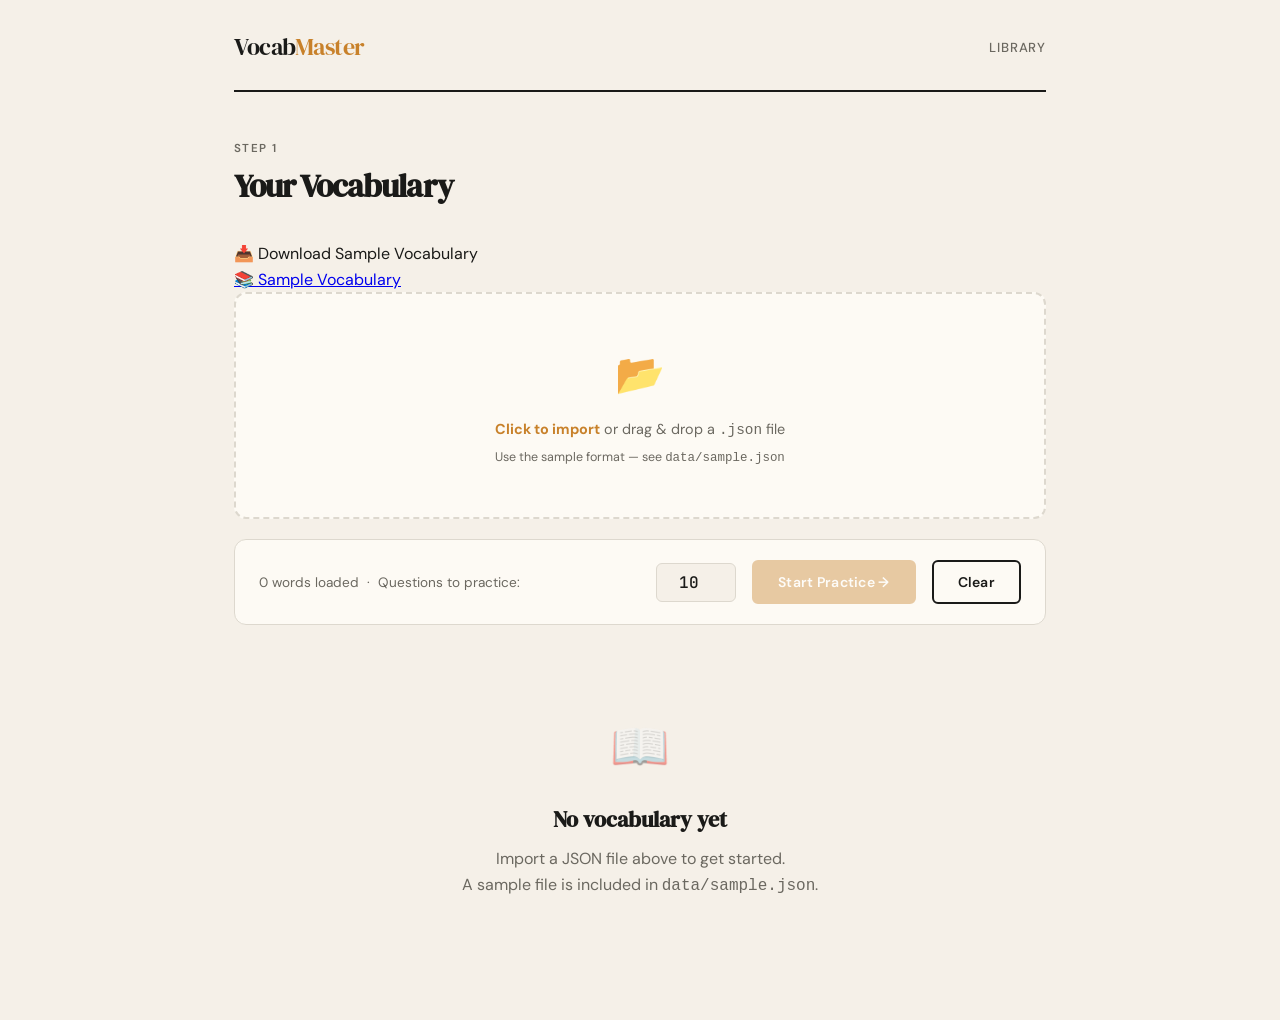
<file: index.html>
<!DOCTYPE html>
<html lang="en">
<head>
  <meta charset="UTF-8" />
  <meta name="viewport" content="width=device-width, initial-scale=1.0" />
  <title>VocabMaster — Vocabulary</title>
  <link rel="stylesheet" href="css/style.css" />
</head>
<body>

<div class="app-wrapper">

  <!-- ── Header ─────────────────────────────────────────────── -->
  <header class="app-header fade-in">
    <a href="index.html" class="app-logo">Vocab<span>Master</span></a>
    <nav>
      <a href="index.html" class="nav-link">Library</a>
    </nav>
  </header>

  <!-- ── Page Title ─────────────────────────────────────────── -->
  <div class="slide-up" style="margin-bottom: 36px;">
    <p class="section-label">Step 1</p>
    <h1 class="section-title">Your Vocabulary</h1>
  </div>

  <!-- ── Download Section ───────────────────────────────────── -->
  <div class="download-section slide-up" style="animation-delay:.03s">
    <p class="download-label">📥 Download Sample Vocabulary</p>
    <div class="download-list">
      <a class="download-link" href="data/filtered_vocab.json" download>
        <span>📚</span> Sample Vocabulary
      </a>
    </div>
  </div>

  <!-- ── Upload Zone ────────────────────────────────────────── -->
  <div class="upload-zone slide-up" id="uploadZone" style="animation-delay:.05s">
    <input type="file" id="fileInput" accept=".json" />
    <span class="upload-icon">📂</span>
    <p><strong>Click to import</strong> or drag &amp; drop a <code>.json</code> file</p>
    <p style="margin-top:6px; font-size: 0.78rem;">Use the sample format — see <code>data/sample.json</code></p>
  </div>

  <!-- ── Practice Controls ──────────────────────────────────── -->
  <div class="practice-controls slide-up" style="animation-delay:.1s">
    <div class="count-label">
      <span id="wordCount">0 words loaded</span>
      &nbsp;·&nbsp; Questions to practice:
    </div>
    <input
      type="number"
      id="countInput"
      class="count-input"
      value="10"
      min="1"
      max="999"
      title="Number of questions"
    />
    <button id="startBtn" class="btn btn-accent" disabled>
      Start Practice →
    </button>
    <button id="clearBtn" class="btn btn-outline" title="Remove all vocabulary">
      Clear
    </button>
  </div>

  <!-- ── Empty State ────────────────────────────────────────── -->
  <div id="emptyState" class="empty-state fade-in">
    <span class="empty-icon">📖</span>
    <h3>No vocabulary yet</h3>
    <p>Import a JSON file above to get started.<br>
       A sample file is included in <code>data/sample.json</code>.</p>
  </div>

  <!-- ── Vocabulary Table ───────────────────────────────────── -->
  <div id="tableWrap" class="vocab-table-wrap hidden">
    <table class="vocab-table">
      <thead>
        <tr>
          <th>Word</th>
          <th>Part of Speech</th>
          <th>Meaning (Vietnamese)</th>
        </tr>
      </thead>
      <tbody id="vocabTbody"></tbody>
    </table>
  </div>

  <!-- Footer spacer -->
  <div style="height: 60px;"></div>

</div><!-- /app-wrapper -->

<!-- Scripts: order matters — storage and app must load before vocab -->
<script src="js/storage.js"></script>
<script src="js/app.js"></script>
<script src="js/vocab.js"></script>
</body>
</html>
</file>
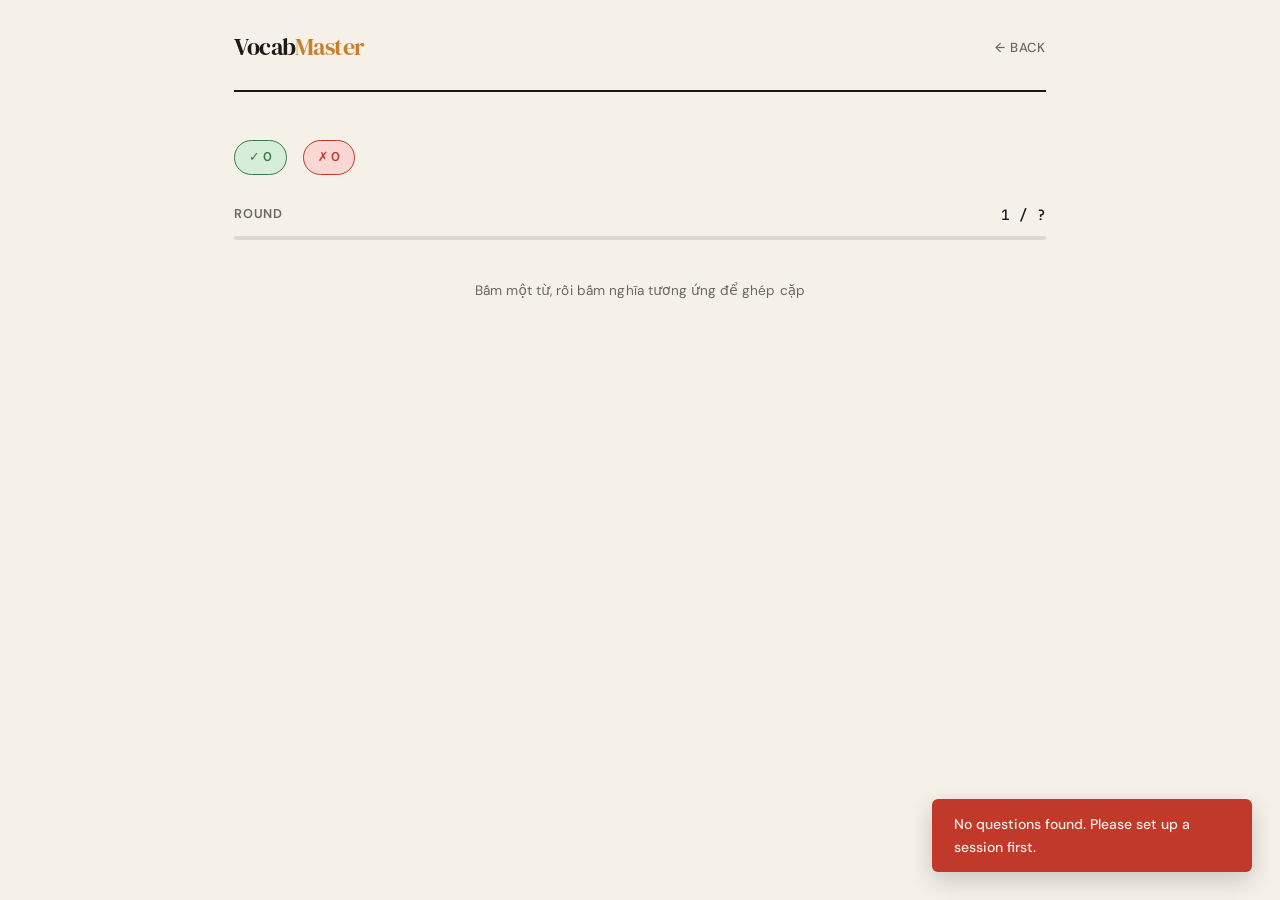
<file: practice.html>
<!DOCTYPE html>
<html lang="en">
<head>
  <meta charset="UTF-8" />
  <meta name="viewport" content="width=device-width, initial-scale=1.0" />
  <title>VocabMaster — Practice</title>
  <link rel="stylesheet" href="css/style.css" />
</head>
<body>

<div class="app-wrapper">

  <!-- ── Header ─────────────────────────────────────────────── -->
  <header class="app-header fade-in">
    <a href="index.html" class="app-logo">Vocab<span>Master</span></a>
    <a href="index.html" class="nav-link">← Back</a>
  </header>

  <!-- ── Score Strip ────────────────────────────────────────── -->
  <div class="score-strip fade-in">
    <div class="score-chip correct-chip" id="correctChip">✓ 0</div>
    <div class="score-chip wrong-chip"   id="wrongChip">✗ 0</div>
  </div>

  <!-- ── Progress Bar ───────────────────────────────────────── -->
  <div class="progress-header">
    <span class="progress-label">Round</span>
    <span class="progress-count" id="progressCount">1 / ?</span>
  </div>
  <div class="progress-bar-track">
    <div class="progress-bar-fill" id="progressFill" style="width: 0%"></div>
  </div>

  <!-- ── Instruction ────────────────────────────────────────── -->
  <p class="match-instruction" id="matchInstruction">
    Bấm một từ, rồi bấm nghĩa tương ứng để ghép cặp
  </p>

  <!-- ── Matching Grid ──────────────────────────────────────── -->
  <div class="match-arena" id="matchArena">
    <div class="match-col" id="colWords">
      <!-- Word cards -->
    </div>
    <div class="match-col" id="colMeanings">
      <!-- Meaning cards -->
    </div>
  </div>

  <!-- ── Feedback Bar ───────────────────────────────────────── -->
  <div class="feedback-bar hidden" id="feedback"></div>

  <!-- ── Next Round Button ──────────────────────────────────── -->
  <div style="text-align: right; margin-top: 24px;">
    <button id="nextBtn" class="btn btn-primary hidden">Next Round →</button>
  </div>

  <div style="height: 60px;"></div>

</div>

<script src="js/storage.js"></script>
<script src="js/app.js"></script>
<script src="js/practice.js"></script>
</body>
</html>
</file>
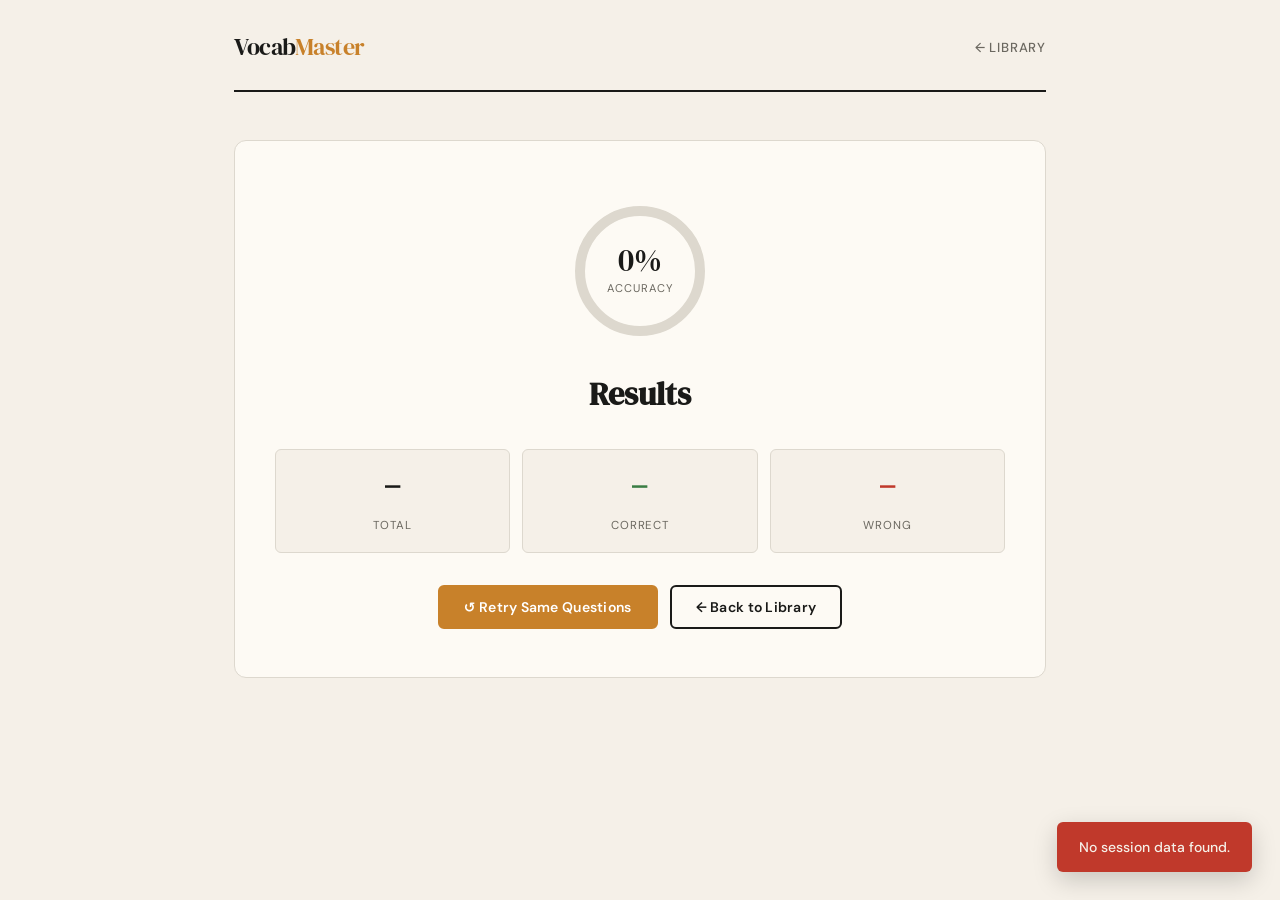
<file: result.html>
<!DOCTYPE html>
<html lang="en">
<head>
  <meta charset="UTF-8" />
  <meta name="viewport" content="width=device-width, initial-scale=1.0" />
  <title>VocabMaster — Results</title>
  <link rel="stylesheet" href="css/style.css" />
</head>
<body>

<div class="app-wrapper">

  <!-- ── Header ─────────────────────────────────────────────── -->
  <header class="app-header fade-in">
    <a href="index.html" class="app-logo">Vocab<span>Master</span></a>
    <a href="index.html" class="nav-link">← Library</a>
  </header>

  <!-- ── Result Hero Card ───────────────────────────────────── -->
  <div class="result-hero">

    <!-- SVG accuracy ring (animated by result.js) -->
    <div class="result-score-ring">
      <svg viewBox="0 0 140 140" xmlns="http://www.w3.org/2000/svg">
        <circle class="ring-bg"   cx="70" cy="70" r="60"/>
        <circle class="ring-fill" id="ringFill" cx="70" cy="70" r="60"
                stroke-dasharray="377" stroke-dashoffset="377"/>
      </svg>
      <div class="ring-label">
        <span class="ring-pct" id="ringPct">0%</span>
        <span class="ring-sub">accuracy</span>
      </div>
    </div>

    <h2 class="result-headline" id="resultHeadline">Results</h2>
    <p  class="result-sub"      id="resultSub"></p>

    <!-- Stat boxes -->
    <div class="result-stats">
      <div class="stat-box">
        <span class="stat-num" id="statTotal">—</span>
        <span class="stat-lbl">Total</span>
      </div>
      <div class="stat-box">
        <span class="stat-num" id="statCorrect" style="color: var(--success)">—</span>
        <span class="stat-lbl">Correct</span>
      </div>
      <div class="stat-box">
        <span class="stat-num" id="statWrong" style="color: var(--danger)">—</span>
        <span class="stat-lbl">Wrong</span>
      </div>
    </div>

    <!-- Action buttons -->
    <div class="result-actions">
      <button id="retryBtn" class="btn btn-accent">↺ Retry Same Questions</button>
      <button id="homeBtn"  class="btn btn-outline">← Back to Library</button>
    </div>

  </div>

  <!-- ── Wrong Answers Section ──────────────────────────────── -->
  <div id="wrongSection" class="hidden">
    <h3 class="wrong-list-title">Words to review</h3>
    <div id="wrongList">
      <!-- Populated by result.js -->
    </div>
  </div>

  <div style="height: 60px;"></div>

</div><!-- /app-wrapper -->

<script src="js/storage.js"></script>
<script src="js/app.js"></script>
<script src="js/result.js"></script>
</body>
</html>
</file>
<file: css/style.css>
/* ============================================================
   VOCAB MASTER — Global Stylesheet
   Aesthetic: Editorial / Typographic / Japanese-minimal
   Palette: Off-white, ink black, warm amber accent
   ============================================================ */

@import url('https://fonts.googleapis.com/css2?family=DM+Serif+Display:ital@0;1&family=DM+Sans:wght@300;400;500;600&family=JetBrains+Mono:wght@400;500&display=swap');

/* ── CSS Variables ─────────────────────────────────────────── */
:root {
  --bg:          #F5F0E8;
  --bg-card:     #FDFAF4;
  --ink:         #1A1A18;
  --ink-muted:   #6B6860;
  --accent:      #C8812A;
  --accent-dark: #A06520;
  --accent-pale: #F5E5CC;
  --success:     #3A7D44;
  --success-pale:#D6EDDA;
  --danger:      #C0392B;
  --danger-pale: #FAD7D3;
  --border:      #DDD8CE;
  --shadow:      rgba(26,26,24,0.08);

  --font-display: 'DM Serif Display', Georgia, serif;
  --font-body:    'DM Sans', system-ui, sans-serif;
  --font-mono:    'JetBrains Mono', monospace;

  --radius:      6px;
  --radius-lg:   12px;
  --transition:  0.22s ease;
}

/* ── Reset & Base ──────────────────────────────────────────── */
*, *::before, *::after { box-sizing: border-box; margin: 0; padding: 0; }

html { font-size: 16px; scroll-behavior: smooth; }

body {
  background-color: var(--bg);
  color: var(--ink);
  font-family: var(--font-body);
  font-weight: 400;
  line-height: 1.6;
  min-height: 100vh;
  -webkit-font-smoothing: antialiased;
}

/* ── Utility ───────────────────────────────────────────────── */
.hidden { display: none !important; }

.fade-in {
  animation: fadeIn 0.4s ease forwards;
}

.slide-up {
  animation: slideUp 0.35s ease forwards;
}

@keyframes fadeIn {
  from { opacity: 0; }
  to   { opacity: 1; }
}

@keyframes slideUp {
  from { opacity: 0; transform: translateY(16px); }
  to   { opacity: 1; transform: translateY(0); }
}

/* ── Layout ────────────────────────────────────────────────── */
.app-wrapper {
  max-width: 860px;
  margin: 0 auto;
  padding: 0 24px;
}

/* ── Header / Nav ──────────────────────────────────────────── */
.app-header {
  display: flex;
  align-items: center;
  justify-content: space-between;
  padding: 28px 0 24px;
  border-bottom: 2px solid var(--ink);
  margin-bottom: 48px;
}

.app-logo {
  font-family: var(--font-display);
  font-size: 1.5rem;
  color: var(--ink);
  text-decoration: none;
  letter-spacing: -0.02em;
}

.app-logo span {
  color: var(--accent);
}

.nav-link {
  font-size: 0.82rem;
  font-weight: 500;
  letter-spacing: 0.06em;
  text-transform: uppercase;
  color: var(--ink-muted);
  text-decoration: none;
  transition: color var(--transition);
}

.nav-link:hover { color: var(--accent); }

/* ── Buttons ───────────────────────────────────────────────── */
.btn {
  display: inline-flex;
  align-items: center;
  gap: 8px;
  padding: 11px 24px;
  font-family: var(--font-body);
  font-size: 0.875rem;
  font-weight: 600;
  letter-spacing: 0.02em;
  border: 2px solid transparent;
  border-radius: var(--radius);
  cursor: pointer;
  text-decoration: none;
  transition: background var(--transition), color var(--transition),
              border-color var(--transition), transform var(--transition),
              box-shadow var(--transition);
  position: relative;
  overflow: hidden;
}

.btn:active { transform: translateY(1px); }

/* Primary */
.btn-primary {
  background: var(--ink);
  color: var(--bg);
  border-color: var(--ink);
}
.btn-primary:hover {
  background: var(--accent);
  border-color: var(--accent);
  box-shadow: 0 4px 16px rgba(200,129,42,0.3);
}

/* Outline */
.btn-outline {
  background: transparent;
  color: var(--ink);
  border-color: var(--ink);
}
.btn-outline:hover {
  background: var(--ink);
  color: var(--bg);
}

/* Accent */
.btn-accent {
  background: var(--accent);
  color: #fff;
  border-color: var(--accent);
}
.btn-accent:hover {
  background: var(--accent-dark);
  border-color: var(--accent-dark);
  box-shadow: 0 4px 16px rgba(200,129,42,0.35);
}

.btn:disabled {
  opacity: 0.4;
  cursor: not-allowed;
  pointer-events: none;
}

/* ── Cards ─────────────────────────────────────────────────── */
.card {
  background: var(--bg-card);
  border: 1.5px solid var(--border);
  border-radius: var(--radius-lg);
  padding: 28px;
}

/* ── Page Section Titles ───────────────────────────────────── */
.section-label {
  font-size: 0.72rem;
  font-weight: 600;
  letter-spacing: 0.12em;
  text-transform: uppercase;
  color: var(--ink-muted);
  margin-bottom: 8px;
}

.section-title {
  font-family: var(--font-display);
  font-size: 2rem;
  letter-spacing: -0.03em;
  line-height: 1.2;
  margin-bottom: 24px;
}

/* ── Upload Zone ───────────────────────────────────────────── */
.upload-zone {
  display: block;
  width: 100%;
  border: 2px dashed var(--border);
  border-radius: var(--radius-lg);
  padding: 48px 40px;
  text-align: center;
  cursor: pointer;
  transition: border-color var(--transition), background var(--transition);
  background: var(--bg-card);
  box-sizing: border-box;
}

.upload-zone:hover,
.upload-zone.drag-over {
  border-color: var(--accent);
  background: var(--accent-pale);
}

.upload-zone input[type="file"] {
  display: none;
}

.upload-icon {
  font-size: 2.5rem;
  margin-bottom: 12px;
  display: block;
}

.upload-zone p {
  color: var(--ink-muted);
  font-size: 0.9rem;
}

.upload-zone strong {
  color: var(--accent);
  cursor: pointer;
}

/* ── Vocab Table ───────────────────────────────────────────── */
.vocab-table-wrap {
  overflow-x: auto;
  border-radius: var(--radius-lg);
  border: 1.5px solid var(--border);
}

.vocab-table {
  width: 100%;
  border-collapse: collapse;
  font-size: 0.9rem;
}

.vocab-table th {
  background: var(--ink);
  color: var(--bg);
  padding: 12px 18px;
  text-align: left;
  font-size: 0.72rem;
  font-weight: 600;
  letter-spacing: 0.08em;
  text-transform: uppercase;
}

.vocab-table td {
  padding: 13px 18px;
  border-bottom: 1px solid var(--border);
  vertical-align: middle;
}

.vocab-table tr:last-child td { border-bottom: none; }

.vocab-table tr:hover td { background: var(--accent-pale); }

.word-cell {
  font-family: var(--font-display);
  font-size: 1.05rem;
  color: var(--ink);
}

.pos-badge {
  display: inline-block;
  padding: 3px 10px;
  border-radius: 99px;
  font-size: 0.72rem;
  font-weight: 600;
  letter-spacing: 0.04em;
  background: var(--accent-pale);
  color: var(--accent-dark);
}

.meaning-cell {
  font-family: var(--font-mono);
  font-size: 0.82rem;
  color: var(--ink-muted);
}

/* ── Upload + Controls spacing ─────────────────────────────── */
.upload-zone + .practice-controls,
.upload-zone {
  margin-bottom: 20px;
}

/* ── Practice Controls ─────────────────────────────────────── */
.practice-controls {
  display: flex;
  align-items: center;
  gap: 16px;
  flex-wrap: wrap;
  padding: 20px 24px;
  background: var(--bg-card);
  border: 1.5px solid var(--border);
  border-radius: var(--radius-lg);
  margin-bottom: 32px;
}

.count-label {
  font-size: 0.85rem;
  color: var(--ink-muted);
  flex: 1;
  min-width: 140px;
}

.count-input {
  width: 80px;
  padding: 8px 12px;
  border: 1.5px solid var(--border);
  border-radius: var(--radius);
  font-family: var(--font-mono);
  font-size: 1rem;
  font-weight: 500;
  text-align: center;
  background: var(--bg);
  color: var(--ink);
  transition: border-color var(--transition);
}

.count-input:focus {
  outline: none;
  border-color: var(--accent);
}

/* ── Progress Bar ──────────────────────────────────────────── */
.progress-header {
  display: flex;
  align-items: center;
  justify-content: space-between;
  margin-bottom: 10px;
}

.progress-label {
  font-size: 0.8rem;
  font-weight: 600;
  letter-spacing: 0.06em;
  text-transform: uppercase;
  color: var(--ink-muted);
}

.progress-count {
  font-family: var(--font-mono);
  font-size: 0.9rem;
  color: var(--ink);
  font-weight: 500;
}

.progress-bar-track {
  height: 4px;
  background: var(--border);
  border-radius: 99px;
  overflow: hidden;
  margin-bottom: 40px;
}

.progress-bar-fill {
  height: 100%;
  background: var(--accent);
  border-radius: 99px;
  transition: width 0.4s ease;
}

/* ── Question Card ─────────────────────────────────────────── */
.question-card {
  background: var(--bg-card);
  border: 1.5px solid var(--border);
  border-radius: var(--radius-lg);
  padding: 40px;
  margin-bottom: 32px;
  animation: slideUp 0.35s ease;
}

.question-word-hint {
  font-size: 0.75rem;
  font-weight: 600;
  letter-spacing: 0.1em;
  text-transform: uppercase;
  color: var(--ink-muted);
  margin-bottom: 6px;
}

.question-sentence {
  font-family: var(--font-display);
  font-size: 1.45rem;
  line-height: 1.5;
  color: var(--ink);
  letter-spacing: -0.01em;
}

.question-blank {
  display: inline-block;
  min-width: 100px;
  border-bottom: 3px solid var(--accent);
  color: var(--accent);
  font-style: italic;
  padding: 0 4px;
}

/* ── MCQ Options ───────────────────────────────────────────── */
.options-grid {
  display: grid;
  grid-template-columns: 1fr 1fr;
  gap: 12px;
}

.option-btn {
  display: block;
  width: 100%;
  padding: 16px 20px;
  text-align: left;
  background: var(--bg);
  border: 1.5px solid var(--border);
  border-radius: var(--radius);
  font-family: var(--font-body);
  font-size: 0.95rem;
  font-weight: 500;
  color: var(--ink);
  cursor: pointer;
  transition: border-color var(--transition), background var(--transition),
              transform var(--transition);
  position: relative;
}

.option-btn:hover:not(:disabled) {
  border-color: var(--accent);
  background: var(--accent-pale);
  transform: translateY(-2px);
}

.option-btn.correct {
  background: var(--success-pale);
  border-color: var(--success);
  color: var(--success);
}

.option-btn.wrong {
  background: var(--danger-pale);
  border-color: var(--danger);
  color: var(--danger);
}

.option-btn:disabled { cursor: default; }

/* ── Feedback Bar ──────────────────────────────────────────── */
.feedback-bar {
  padding: 14px 20px;
  border-radius: var(--radius);
  font-weight: 600;
  font-size: 0.9rem;
  margin-top: 20px;
  animation: fadeIn 0.25s ease;
}

.feedback-bar.correct {
  background: var(--success-pale);
  color: var(--success);
}

.feedback-bar.wrong {
  background: var(--danger-pale);
  color: var(--danger);
}

/* ── Stats (Scoreboard during practice) ────────────────────── */
.score-strip {
  display: flex;
  gap: 16px;
  margin-bottom: 28px;
  flex-wrap: wrap;
}

.score-chip {
  display: flex;
  align-items: center;
  gap: 6px;
  padding: 6px 14px;
  border-radius: 99px;
  font-size: 0.8rem;
  font-weight: 600;
  border: 1.5px solid;
}

.score-chip.correct-chip {
  background: var(--success-pale);
  border-color: var(--success);
  color: var(--success);
}

.score-chip.wrong-chip {
  background: var(--danger-pale);
  border-color: var(--danger);
  color: var(--danger);
}

/* ── Result Screen ─────────────────────────────────────────── */
.result-hero {
  text-align: center;
  padding: 60px 40px 48px;
  background: var(--bg-card);
  border: 1.5px solid var(--border);
  border-radius: var(--radius-lg);
  margin-bottom: 32px;
  animation: slideUp 0.4s ease;
}

.result-score-ring {
  width: 140px;
  height: 140px;
  margin: 0 auto 28px;
  position: relative;
}

.result-score-ring svg {
  transform: rotate(-90deg);
  width: 140px;
  height: 140px;
}

.result-score-ring .ring-bg {
  fill: none;
  stroke: var(--border);
  stroke-width: 10;
}

.result-score-ring .ring-fill {
  fill: none;
  stroke: var(--accent);
  stroke-width: 10;
  stroke-linecap: round;
  stroke-dasharray: 377;
  stroke-dashoffset: 377;
  transition: stroke-dashoffset 1s ease;
}

.ring-label {
  position: absolute;
  inset: 0;
  display: flex;
  flex-direction: column;
  align-items: center;
  justify-content: center;
}

.ring-pct {
  font-family: var(--font-display);
  font-size: 2rem;
  line-height: 1;
  color: var(--ink);
}

.ring-sub {
  font-size: 0.7rem;
  letter-spacing: 0.08em;
  color: var(--ink-muted);
  text-transform: uppercase;
  margin-top: 4px;
}

.result-headline {
  font-family: var(--font-display);
  font-size: 2rem;
  color: var(--ink);
  margin-bottom: 8px;
}

.result-sub {
  color: var(--ink-muted);
  font-size: 0.9rem;
}

.result-stats {
  display: grid;
  grid-template-columns: repeat(3, 1fr);
  gap: 12px;
  margin-top: 28px;
}

.stat-box {
  padding: 16px;
  background: var(--bg);
  border-radius: var(--radius);
  border: 1.5px solid var(--border);
}

.stat-num {
  font-family: var(--font-mono);
  font-size: 1.6rem;
  font-weight: 500;
  display: block;
  margin-bottom: 4px;
}

.stat-lbl {
  font-size: 0.72rem;
  text-transform: uppercase;
  letter-spacing: 0.08em;
  color: var(--ink-muted);
}

/* ── Wrong Answers List ────────────────────────────────────── */
.wrong-list-title {
  font-family: var(--font-display);
  font-size: 1.3rem;
  margin-bottom: 16px;
}

.wrong-item {
  padding: 16px 20px;
  border: 1.5px solid var(--border);
  border-radius: var(--radius);
  margin-bottom: 10px;
  background: var(--bg-card);
  animation: fadeIn 0.3s ease;
}

.wrong-item-word {
  font-weight: 700;
  color: var(--danger);
  margin-bottom: 4px;
}

.wrong-item-detail {
  font-size: 0.83rem;
  color: var(--ink-muted);
}

.wrong-item-detail span {
  font-family: var(--font-mono);
  font-size: 0.78rem;
}

/* ── Result Actions ────────────────────────────────────────── */
.result-actions {
  display: flex;
  gap: 12px;
  justify-content: center;
  margin-top: 32px;
  flex-wrap: wrap;
}

/* ── Empty State ───────────────────────────────────────────── */
.empty-state {
  text-align: center;
  padding: 64px 24px;
  color: var(--ink-muted);
}

.empty-icon {
  font-size: 3rem;
  margin-bottom: 16px;
  display: block;
  opacity: 0.5;
}

.empty-state h3 {
  font-family: var(--font-display);
  font-size: 1.4rem;
  color: var(--ink);
  margin-bottom: 8px;
}

/* ── Toast Notification ────────────────────────────────────── */
.toast {
  position: fixed;
  bottom: 28px;
  right: 28px;
  padding: 14px 22px;
  background: var(--ink);
  color: var(--bg);
  border-radius: var(--radius);
  font-size: 0.875rem;
  font-weight: 500;
  box-shadow: 0 8px 24px rgba(0,0,0,0.18);
  z-index: 9999;
  animation: slideUp 0.3s ease;
  max-width: 320px;
}

.toast.success { background: var(--success); }
.toast.error   { background: var(--danger); }

/* ── Responsive ────────────────────────────────────────────── */
@media (max-width: 640px) {
  .app-header { flex-direction: column; gap: 12px; text-align: center; }
  .section-title { font-size: 1.5rem; }
  .options-grid { grid-template-columns: 1fr; }
  .result-stats { grid-template-columns: 1fr 1fr; }
  .question-card { padding: 24px; }
  .question-sentence { font-size: 1.2rem; }
  .practice-controls { flex-direction: column; }
  .result-actions { flex-direction: column; }
}

/* ── Matching Game ─────────────────────────────────────────── */
.match-instruction {
  text-align: center;
  font-size: 0.85rem;
  color: var(--ink-muted);
  margin-bottom: 24px;
  letter-spacing: 0.01em;
}

.match-arena {
  display: grid;
  grid-template-columns: 1fr 1fr;
  gap: 16px;
  margin-bottom: 16px;
}

.match-col {
  display: flex;
  flex-direction: column;
  gap: 10px;
}

.match-card {
  padding: 14px 18px;
  background: var(--bg-card);
  border: 1.5px solid var(--border);
  border-radius: var(--radius);
  cursor: pointer;
  transition: border-color var(--transition), background var(--transition),
              transform var(--transition), box-shadow var(--transition);
  min-height: 62px;
  display: flex;
  flex-direction: column;
  justify-content: center;
  gap: 4px;
  user-select: none;
}

.match-card:hover:not(.matched):not(.locked) {
  border-color: var(--accent);
  background: var(--accent-pale);
  transform: translateY(-2px);
  box-shadow: 0 4px 12px rgba(200,129,42,0.15);
}

.match-card.selected {
  border-color: var(--accent);
  background: var(--accent-pale);
  box-shadow: 0 0 0 3px rgba(200,129,42,0.25);
  transform: translateY(-2px);
}

.match-card.matched {
  border-color: var(--success);
  background: var(--success-pale);
  cursor: default;
  opacity: 0.8;
  transform: none;
}

.match-card.wrong-flash {
  border-color: var(--danger);
  background: var(--danger-pale);
  animation: wrongShake 0.4s ease;
}

@keyframes wrongShake {
  0%, 100% { transform: translateX(0); }
  20%      { transform: translateX(-6px); }
  60%      { transform: translateX(6px); }
}

.match-card-pos {
  font-size: 0.67rem;
  font-weight: 600;
  letter-spacing: 0.08em;
  text-transform: uppercase;
  color: var(--ink-muted);
}

.match-card-text {
  font-family: var(--font-display);
  font-size: 1.05rem;
  color: var(--ink);
  line-height: 1.3;
}

.meaning-text {
  font-family: var(--font-mono);
  font-size: 0.88rem;
  color: var(--ink);
}

/* Responsive matching */
@media (max-width: 520px) {
  .match-arena {
    grid-template-columns: 1fr;
  }
  .match-col + .match-col {
    border-top: 1.5px dashed var(--border);
    padding-top: 10px;
  }
}
</file>
